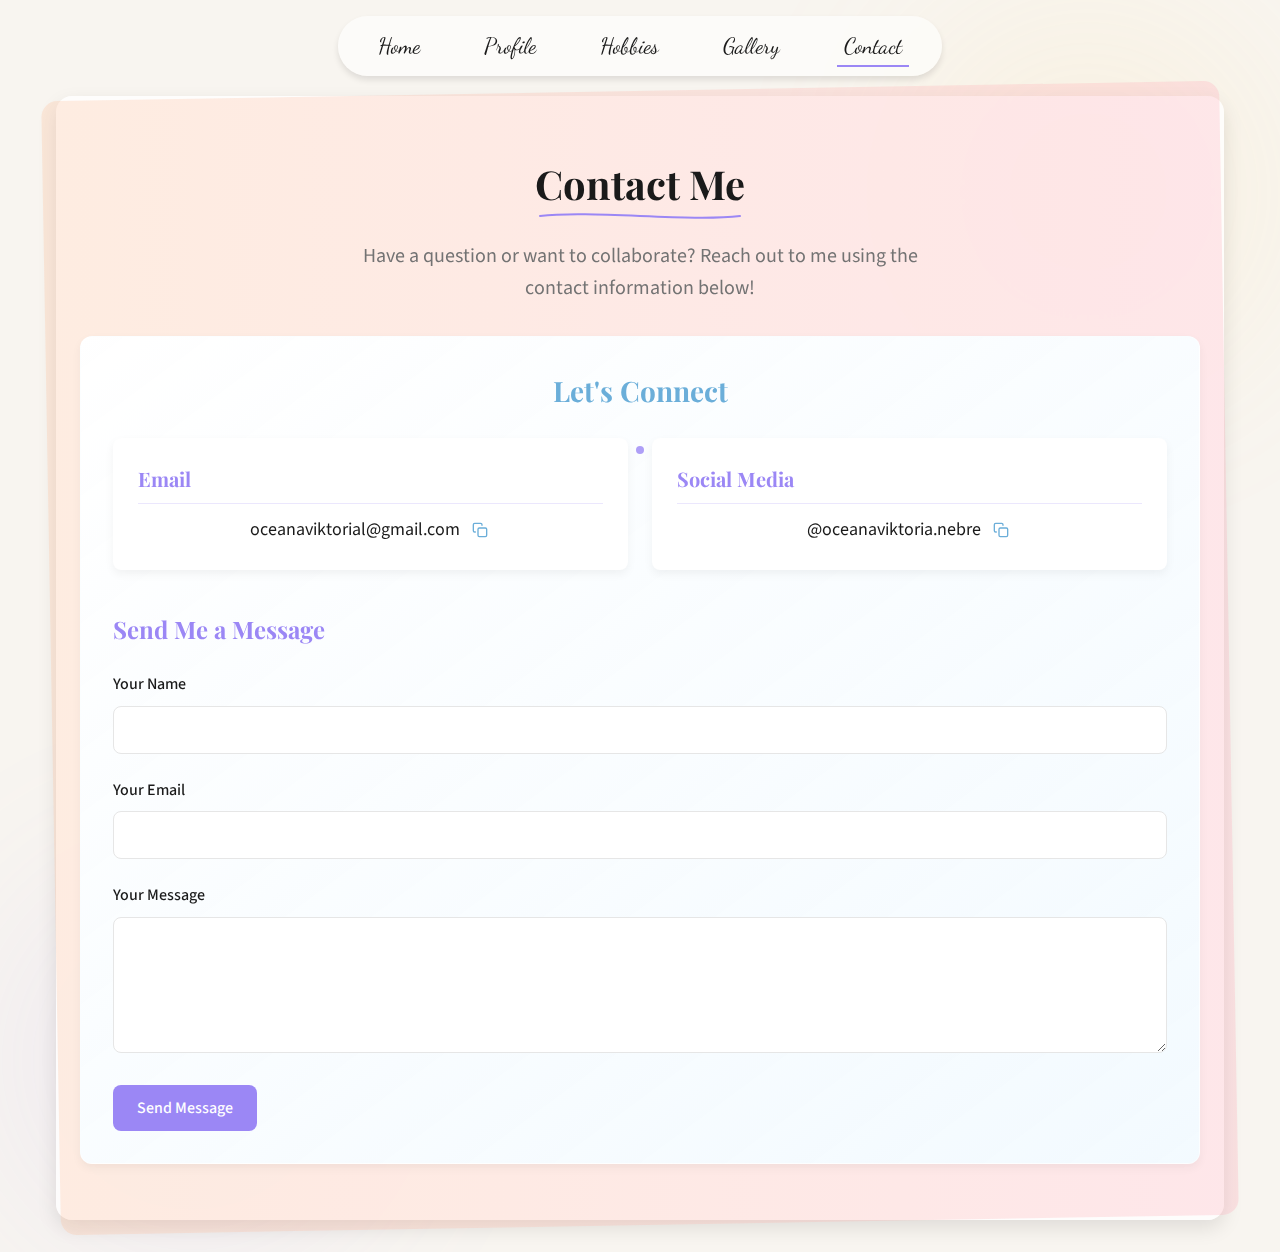
<file: public/contact.html>
<!DOCTYPE html>
<html lang="en">
  <head>
    <meta charset="UTF-8" />
    <meta name="viewport" content="width=device-width, initial-scale=1.0" />
    <title>Oceana Viktoria - Contact</title>
    <meta name="description" content="Contact Oceana Viktoria S. Nebre" />
    <link rel="stylesheet" href="./styles.css" />
    <link rel="preconnect" href="https://fonts.googleapis.com">
    <link rel="preconnect" href="https://fonts.gstatic.com" crossorigin>
    <link href="https://fonts.googleapis.com/css2?family=Dancing+Script:wght@400;700&family=Playfair+Display:ital,wght@0,400;0,700;1,400&family=Source+Sans+3:wght@300;400;600&display=swap" rel="stylesheet">
  </head>
  <body>
    <div class="app-container">
      <!-- Navigation -->
      <nav class="navigation">
        <div class="nav-container">
          <ul class="nav-links">
            <li><a href="./home.html" class="nav-link">Home</a></li>
            <li><a href="./profile.html" class="nav-link">Profile</a></li>
            <li><a href="./hobbies.html" class="nav-link">Hobbies</a></li>
            <li><a href="./gallery.html" class="nav-link">Gallery</a></li>
            <li><a href="./contact.html" class="nav-link active">Contact</a></li>
          </ul>
        </div>
      </nav>

      <!-- Mobile Navigation -->
      <nav class="mobile-navigation">
        <button class="menu-toggle" id="menuToggle">
          <svg xmlns="http://www.w3.org/2000/svg" width="24" height="24" viewBox="0 0 24 24" fill="none" stroke="currentColor" stroke-width="2" stroke-linecap="round" stroke-linejoin="round"><path d="M3 12h18M3 6h18M3 18h18"/></svg>
        </button>
        <div class="mobile-menu" id="mobileMenu">
          <ul class="mobile-nav-links">
            <li><a href="./home.html" class="nav-link">Home</a></li>
            <li><a href="./profile.html" class="nav-link">Profile</a></li>
            <li><a href="./hobbies.html" class="nav-link">Hobbies</a></li>
            <li><a href="./gallery.html" class="nav-link">Gallery</a></li>
            <li><a href="./contact.html" class="nav-link active">Contact</a></li>
          </ul>
        </div>
      </nav>

      <!-- Main Content -->
      <main class="contact-page">
        <div class="background-elements">
          <div class="bg-element bg-yellow"></div>
          <div class="bg-element bg-purple"></div>
          <div class="bg-element bg-pink"></div>
        </div>
        
        <div class="content-container">
          <div class="paint-card">
            <div class="contact-content">
              <h1 class="section-title">
                <span class="brush-stroke brush-stroke-purple">Contact Me</span>
              </h1>
              
              <p class="section-description">
                Have a question or want to collaborate? Reach out to me using the contact information below!
              </p>
              
              <div class="connect-container">
                <h2 class="connect-heading">Let's Connect</h2>
                
                <div class="contact-info-grid">
                  <div class="contact-card email-card">
                    <h3 class="contact-type">Email</h3>
                    <div class="copyable-info">
                      <p class="contact-value" id="emailValue">oceanaviktorial@gmail.com</p>
                      <button class="copy-btn" data-copy="emailValue">
                        <svg xmlns="http://www.w3.org/2000/svg" width="16" height="16" viewBox="0 0 24 24" fill="none" stroke="currentColor" stroke-width="2" stroke-linecap="round" stroke-linejoin="round"><rect x="9" y="9" width="13" height="13" rx="2" ry="2"></rect><path d="M5 15H4a2 2 0 0 1-2-2V4a2 2 0 0 1 2-2h9a2 2 0 0 1 2 2v1"></path></svg>
                      </button>
                    </div>
                  </div>
                  
                  <div class="contact-card social-card">
                    <h3 class="contact-type">Social Media</h3>
                    <div class="copyable-info">
                      <p class="contact-value" id="socialValue">@oceanaviktoria.nebre</p>
                      <button class="copy-btn" data-copy="socialValue">
                        <svg xmlns="http://www.w3.org/2000/svg" width="16" height="16" viewBox="0 0 24 24" fill="none" stroke="currentColor" stroke-width="2" stroke-linecap="round" stroke-linejoin="round"><rect x="9" y="9" width="13" height="13" rx="2" ry="2"></rect><path d="M5 15H4a2 2 0 0 1-2-2V4a2 2 0 0 1 2-2h9a2 2 0 0 1 2 2v1"></path></svg>
                      </button>
                    </div>
                  </div>
                </div>
                
                <div class="message-form">
                  <h3 class="form-heading">Send Me a Message</h3>
                  <form id="contactForm">
                    <div class="form-group">
                      <label for="name">Your Name</label>
                      <input type="text" id="name" name="name" required>
                    </div>
                    
                    <div class="form-group">
                      <label for="email">Your Email</label>
                      <input type="email" id="email" name="email" required>
                    </div>
                    
                    <div class="form-group">
                      <label for="message">Your Message</label>
                      <textarea id="message" name="message" rows="5" required></textarea>
                    </div>
                    
                    <button type="submit" class="submit-btn">Send Message</button>
                  </form>
                </div>
              </div>
            </div>
          </div>
        </div>
      </main>
    </div>

    <div class="toast" id="copyToast">Text copied to clipboard!</div>
    <script src="./scripts.js"></script>
  </body>
</html>
</file>
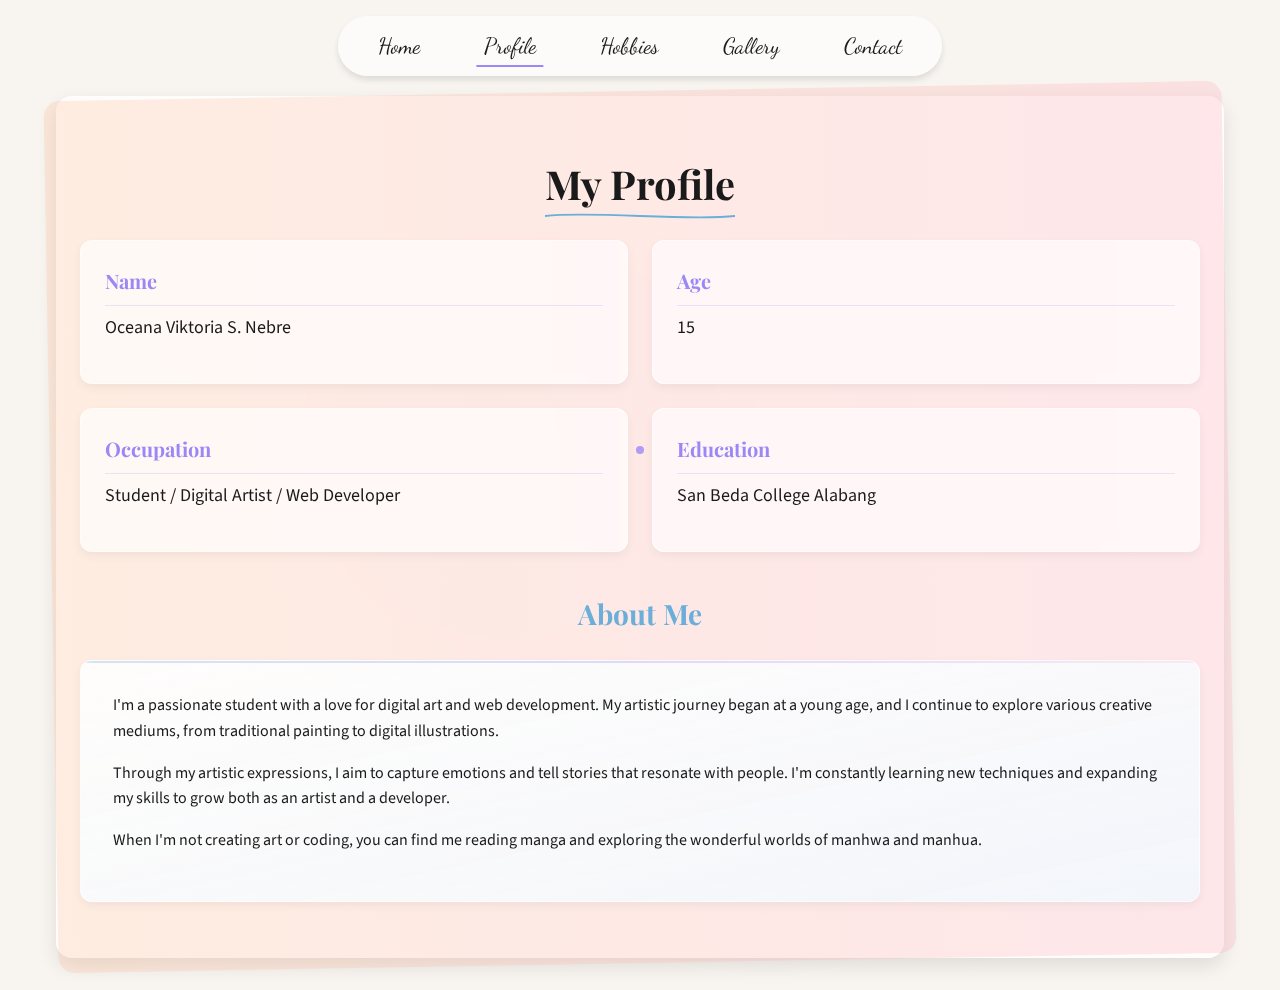
<file: public/profile.html>
<!DOCTYPE html>
<html lang="en">
  <head>
    <meta charset="UTF-8" />
    <meta name="viewport" content="width=device-width, initial-scale=1.0" />
    <title>Oceana Viktoria - Profile</title>
    <meta name="description" content="Profile of Oceana Viktoria S. Nebre" />
    <link rel="stylesheet" href="./styles.css" />
    <link rel="preconnect" href="https://fonts.googleapis.com">
    <link rel="preconnect" href="https://fonts.gstatic.com" crossorigin>
    <link href="https://fonts.googleapis.com/css2?family=Dancing+Script:wght@400;700&family=Playfair+Display:ital,wght@0,400;0,700;1,400&family=Source+Sans+3:wght@300;400;600&display=swap" rel="stylesheet">
  </head>
  <body>
    <div class="app-container">
      <!-- Navigation -->
      <nav class="navigation">
        <div class="nav-container">
          <ul class="nav-links">
            <li><a href="./home.html" class="nav-link">Home</a></li>
            <li><a href="./profile.html" class="nav-link active">Profile</a></li>
            <li><a href="./hobbies.html" class="nav-link">Hobbies</a></li>
            <li><a href="./gallery.html" class="nav-link">Gallery</a></li>
            <li><a href="./contact.html" class="nav-link">Contact</a></li>
          </ul>
        </div>
      </nav>

      <!-- Mobile Navigation -->
      <nav class="mobile-navigation">
        <button class="menu-toggle" id="menuToggle">
          <svg xmlns="http://www.w3.org/2000/svg" width="24" height="24" viewBox="0 0 24 24" fill="none" stroke="currentColor" stroke-width="2" stroke-linecap="round" stroke-linejoin="round"><path d="M3 12h18M3 6h18M3 18h18"/></svg>
        </button>
        <div class="mobile-menu" id="mobileMenu">
          <ul class="mobile-nav-links">
            <li><a href="./home.html" class="nav-link">Home</a></li>
            <li><a href="./profile.html" class="nav-link active">Profile</a></li>
            <li><a href="./hobbies.html" class="nav-link">Hobbies</a></li>
            <li><a href="./gallery.html" class="nav-link">Gallery</a></li>
            <li><a href="./contact.html" class="nav-link">Contact</a></li>
          </ul>
        </div>
      </nav>

      <!-- Main Content -->
      <main class="profile-page">
        <div class="background-elements">
          <div class="bg-element bg-blue"></div>
          <div class="bg-element bg-pink"></div>
        </div>
        
        <div class="content-container">
          <div class="paint-card">
            <div class="profile-content">
              <h1 class="section-title">
                <span class="brush-stroke brush-stroke-blue">My Profile</span>
              </h1>
              
              <div class="profile-info-grid">
                <div class="info-card name-card">
                  <h3 class="info-title">Name</h3>
                  <p class="info-value">Oceana Viktoria S. Nebre</p>
                </div>
                
                <div class="info-card age-card">
                  <h3 class="info-title">Age</h3>
                  <p class="info-value">15</p>
                </div>
                
                <div class="info-card occupation-card">
                  <h3 class="info-title">Occupation</h3>
                  <p class="info-value">Student / Digital Artist / Web Developer</p>
                </div>
                
                <div class="info-card education-card">
                  <h3 class="info-title">Education</h3>
                  <p class="info-value">San Beda College Alabang</p>
                </div>
              </div>
              
              <div class="about-section">
                <h2 class="about-title">About Me</h2>
                <div class="about-content">
                  <p>I'm a passionate student with a love for digital art and web development. My artistic journey began at a young age, and I continue to explore various creative mediums, from traditional painting to digital illustrations.</p>
                  <p>Through my artistic expressions, I aim to capture emotions and tell stories that resonate with people. I'm constantly learning new techniques and expanding my skills to grow both as an artist and a developer.</p>
                  <p>When I'm not creating art or coding, you can find me reading manga and exploring the wonderful worlds of manhwa and manhua.</p>
                </div>
              </div>
            </div>
          </div>
        </div>
      </main>
    </div>

    <script src="./scripts.js"></script>
  </body>
</html>
</file>
<file: public/styles.css>
/* Base Styles */
:root {
  --background: #f8f5f0;
  --foreground: #1a1a1a;
  --card: #ffffff;
  --card-foreground: #1a1a1a;
  --primary: #9B87F5;
  --primary-foreground: #ffffff;
  --secondary: #FFD166;
  --secondary-foreground: #1a1a1a;
  --accent: #6BAED9;
  --accent-foreground: #ffffff;
  --muted: #f1f1f1;
  --muted-foreground: #737373;
  --border: #e6e6e6;
  
  --impression-blue: #6BAED9;
  --impression-yellow: #FFD166;
  --impression-green: #7ECBA1;
  --impression-purple: #9B87F5;
  --impression-pink: #FEC6D6;
  --impression-orange: #FFA07A;
  --impression-cream: #FEF7CD;
  
  --radius: 0.5rem;
  --font-sans: 'Source Sans 3', sans-serif;
  --font-serif: 'Playfair Display', serif;
  --font-script: 'Dancing Script', cursive;
  --font-mono: 'Roboto Mono', monospace;
}

* {
  margin: 0;
  padding: 0;
  box-sizing: border-box;
}

html {
  scroll-behavior: smooth;
}

body {
  font-family: var(--font-sans);
  background-color: var(--background);
  color: var(--foreground);
  line-height: 1.6;
  overflow-x: hidden;
}

h1, h2, h3, h4, h5, h6 {
  font-family: var(--font-serif);
  font-weight: 700;
}

p {
  margin-bottom: 1rem;
  font-family: var(--font-sans);
}

a {
  color: inherit;
  text-decoration: none;
}

img {
  max-width: 100%;
  height: auto;
}

button {
  cursor: pointer;
  font-family: var(--font-sans);
}

.app-container {
  position: relative;
  min-height: 100vh;
}

/* Navigation */
.navigation {
  position: fixed;
  top: 0;
  left: 0;
  width: 100%;
  z-index: 50;
  padding: 1rem;
  display: flex;
  justify-content: center;
  align-items: center;
  transition: all 0.3s ease;
}

.nav-container {
  backdrop-filter: blur(10px);
  background-color: rgba(255, 255, 255, 0.6);
  border-radius: 9999px;
  padding: 0.75rem 1.5rem;
  box-shadow: 0 4px 6px rgba(0, 0, 0, 0.1);
}

.nav-links {
  display: flex;
  list-style: none;
  gap: 2rem;
}

.nav-link {
  position: relative;
  padding: 0.5rem 1rem;
  font-family: var(--font-script);
  font-size: 1.4rem;
  color: var(--foreground);
  transition: color 0.3s ease;
}

.nav-link:hover {
  color: var(--impression-purple);
}

.nav-link::after {
  content: '';
  position: absolute;
  bottom: 0;
  left: 50%;
  width: 0;
  height: 2px;
  background-color: var(--impression-purple);
  transition: all 0.3s ease;
  transform: translateX(-50%);
}

.nav-link:hover::after,
.nav-link.active::after {
  width: 80%;
}

/* Mobile Navigation */
.mobile-navigation {
  position: fixed;
  top: 0;
  left: 0;
  width: 100%;
  z-index: 50;
  padding: 1rem;
  display: none;
}

.menu-toggle {
  backdrop-filter: blur(10px);
  background-color: rgba(255, 255, 255, 0.6);
  border: none;
  border-radius: 9999px;
  padding: 0.5rem;
  box-shadow: 0 2px 4px rgba(0, 0, 0, 0.1);
  display: flex;
  align-items: center;
  justify-content: center;
}

.mobile-menu {
  position: absolute;
  top: 100%;
  left: 50%;
  transform: translateX(-50%);
  margin-top: 0.5rem;
  backdrop-filter: blur(10px);
  background-color: rgba(255, 255, 255, 0.9);
  border-radius: 0.75rem;
  padding: 1rem;
  box-shadow: 0 4px 6px rgba(0, 0, 0, 0.1);
  min-width: 8rem;
  display: none;
  animation: fadeIn 0.3s ease-out;
}

.mobile-menu.visible {
  display: block;
}

.mobile-nav-links {
  display: flex;
  flex-direction: column;
  gap: 0.5rem;
  list-style: none;
}

.mobile-nav-links .nav-link {
  padding: 0.5rem 0.75rem;
  text-align: center;
  display: block;
  border-radius: 0.5rem;
  transition: background-color 0.2s ease;
}

.mobile-nav-links .nav-link:hover {
  background-color: rgba(155, 135, 245, 0.1);
}

.mobile-nav-links .nav-link.active {
  background-color: rgba(155, 135, 245, 0.2);
}

/* Background Elements */
.background-elements {
  position: absolute;
  inset: 0;
  z-index: -10;
  overflow: hidden;
}

.bg-element {
  position: absolute;
  width: 24rem;
  height: 24rem;
  border-radius: 9999px;
  filter: blur(100px);
  opacity: 0.1;
}

.bg-yellow {
  background-color: var(--impression-yellow);
  top: 0;
  right: 0;
}

.bg-purple {
  background-color: var(--impression-purple);
  bottom: 0;
  left: 0;
}

.bg-blue {
  background-color: var(--impression-blue);
  top: 25%;
  left: 25%;
}

.bg-pink {
  background-color: var(--impression-pink);
  top: 50%;
  right: 25%;
}

.bg-green {
  background-color: var(--impression-green);
  bottom: 0;
  left: 33%;
}

/* Content Container */
.content-container {
  max-width: 1200px;
  width: 100%;
  margin: 0 auto;
  padding: 6rem 1rem 2rem;
}

/* Paint Card */
.paint-card {
  position: relative;
  z-index: 1;
  background-color: rgba(255, 255, 255, 0.8);
  border-radius: 1rem;
  padding: 1.5rem;
  backdrop-filter: blur(4px);
  box-shadow: 0 8px 20px rgba(0, 0, 0, 0.1);
}

.paint-card::before {
  content: '';
  position: absolute;
  top: -5px;
  left: -5px;
  right: -5px;
  bottom: -5px;
  z-index: -1;
  border-radius: inherit;
  background-image: linear-gradient(to right, #ffc3a0 0%, #ffafbd 100%);
  opacity: 0.3;
  transform: rotate(-1deg);
}

/* Brush Stroke */
.brush-stroke {
  position: relative;
  display: inline-block;
}

.brush-stroke::after {
  content: '';
  position: absolute;
  bottom: -5px;
  left: 0;
  height: 10px;
  width: 100%;
  background-image: url("data:image/svg+xml,%3Csvg width='200' height='10' viewBox='0 0 200 10' fill='none' xmlns='http://www.w3.org/2000/svg'%3E%3Cpath d='M0 5C50 -1 150 11 200 5' stroke='%23FFD166' stroke-width='2' stroke-linecap='round'/%3E%3C/svg%3E");
  background-repeat: no-repeat;
  background-size: 100% 100%;
}

.brush-stroke-purple::after {
  background-image: url("data:image/svg+xml,%3Csvg width='200' height='10' viewBox='0 0 200 10' fill='none' xmlns='http://www.w3.org/2000/svg'%3E%3Cpath d='M0 5C50 -1 150 11 200 5' stroke='%239B87F5' stroke-width='2' stroke-linecap='round'/%3E%3C/svg%3E");
}

.brush-stroke-blue::after {
  background-image: url("data:image/svg+xml,%3Csvg width='200' height='10' viewBox='0 0 200 10' fill='none' xmlns='http://www.w3.org/2000/svg'%3E%3Cpath d='M0 5C50 -1 150 11 200 5' stroke='%236BAED9' stroke-width='2' stroke-linecap='round'/%3E%3C/svg%3E");
}

.brush-stroke-pink::after {
  background-image: url("data:image/svg+xml,%3Csvg width='200' height='10' viewBox='0 0 200 10' fill='none' xmlns='http://www.w3.org/2000/svg'%3E%3Cpath d='M0 5C50 -1 150 11 200 5' stroke='%23FEC6D6' stroke-width='2' stroke-linecap='round'/%3E%3C/svg%3E");
}

/* Paint Border */
.paint-border {
  position: relative;
  padding: 0.25rem;
}

.paint-border::before {
  content: '';
  position: absolute;
  top: 0;
  left: 0;
  width: 100%;
  height: 100%;
  border-radius: 0.75rem;
  background-image: linear-gradient(to right, var(--impression-yellow), var(--impression-pink), var(--impression-blue));
  z-index: -1;
  transform: rotate(-1deg);
}

/* Home Page */
.home-content {
  display: flex;
  flex-direction: column;
  align-items: center;
  justify-content: center;
  gap: 2rem;
  padding: 2rem 0;
}

.main-title {
  font-size: 3rem;
  font-weight: 700;
  text-align: center;
  line-height: 1.2;
  animation: paintFloat 6s ease-in-out infinite;
}

@keyframes paintFloat {
  0%, 100% { transform: translateY(0) rotate(0deg); }
  50% { transform: translateY(-10px) rotate(2deg); }
}

.subtitle {
  font-size: 1.5rem;
  font-weight: 400;
  text-align: center;
  color: var(--foreground);
  font-family: var(--font-mono);
}

.description {
  font-size: 1.25rem;
  text-align: center;
  max-width: 36rem;
  color: var(--muted-foreground);
}

.profile-image-container {
  position: relative;
  width: 14rem;
  height: 14rem;
  border-radius: 9999px;
  overflow: hidden;
  animation: paintPulse 4s ease-in-out infinite;
}

@keyframes paintPulse {
  0%, 100% { opacity: 1; transform: scale(1); }
  50% { opacity: 0.7; transform: scale(1.05); }
}

.profile-image-wrapper {
  position: relative;
  width: 100%;
  height: 100%;
  border-radius: 9999px;
  overflow: hidden;
  border: 8px solid white;
  box-shadow: 0 8px 16px rgba(0, 0, 0, 0.1);
}

.profile-image-wrapper::before {
  content: '';
  position: absolute;
  inset: 0;
  background-image: linear-gradient(to bottom right, var(--impression-blue), var(--impression-purple), var(--impression-pink));
  opacity: 0.4;
  z-index: 1;
}

.profile-image {
  width: 100%;
  height: 100%;
  object-fit: cover;
  mix-blend-mode: overlay;
}

.about-me-content {
  max-width: 36rem;
  text-align: center;
}

.about-me-content p {
  margin-bottom: 1rem;
  font-size: 1.125rem;
  line-height: 1.6;
  color: #4a4a4a;
}

.navigation-grid {
  display: grid;
  grid-template-columns: repeat(2, 1fr);
  gap: 1rem;
  margin-top: 2rem;
}

.nav-card {
  background-color: white;
  border-radius: 0.75rem;
  padding: 1rem 2rem;
  display: flex;
  justify-content: center;
  align-items: center;
  transition: transform 0.3s ease;
}

.nav-card:hover {
  transform: scale(1.05);
}

.nav-card span {
  font-size: 1.5rem;
  font-weight: 700;
  font-family: var(--font-serif);
}

.profile-card span {
  color: var(--impression-purple);
}

.hobbies-card span {
  color: var(--impression-yellow);
}

.gallery-card span {
  color: var(--impression-blue);
}

.contact-card span {
  color: var(--impression-pink);
}

.interactive-hint {
  margin-top: 2rem;
  text-align: center;
  color: var(--muted-foreground);
  animation: brushRotate 7s ease-in-out infinite;
}

@keyframes brushRotate {
  0% { transform: rotate(0deg); }
  25% { transform: rotate(3deg); }
  50% { transform: rotate(0deg); }
  75% { transform: rotate(-3deg); }
  100% { transform: rotate(0deg); }
}

/* Section Titles */
.section-title {
  font-size: 2.5rem;
  font-weight: 700;
  text-align: center;
  margin-bottom: 1.5rem;
}

.section-description {
  font-size: 1.25rem;
  text-align: center;
  max-width: 36rem;
  margin: 0 auto 2rem;
  color: var(--muted-foreground);
}

/* Profile Page */
.profile-content {
  padding: 2rem 0;
}

.profile-info-grid {
  display: grid;
  grid-template-columns: repeat(2, 1fr);
  gap: 1.5rem;
  margin-bottom: 2.5rem;
}

.info-card {
  background-color: rgba(255, 255, 255, 0.7);
  backdrop-filter: blur(4px);
  border-radius: 0.75rem;
  padding: 1.5rem;
  box-shadow: 0 4px 10px rgba(0, 0, 0, 0.05);
  border: 1px solid rgba(255, 255, 255, 0.5);
  transition: transform 0.3s ease, box-shadow 0.3s ease;
}

.info-card:hover {
  transform: translateY(-3px);
  box-shadow: 0 6px 15px rgba(0, 0, 0, 0.08);
}

.info-title {
  font-size: 1.25rem;
  margin-bottom: 0.5rem;
  color: var(--impression-purple);
  border-bottom: 1px solid rgba(155, 135, 245, 0.2);
  padding-bottom: 0.5rem;
}

.info-value {
  font-size: 1.125rem;
}

.about-section {
  margin-top: 2rem;
}

.about-title {
  font-size: 1.75rem;
  text-align: center;
  margin-bottom: 1.5rem;
  color: var(--impression-blue);
}

.about-content {
  background: linear-gradient(to bottom right, rgba(255, 255, 255, 0.9), rgba(240, 249, 255, 0.8));
  border-radius: 0.75rem;
  padding: 2rem;
  box-shadow: 0 4px 10px rgba(0, 0, 0, 0.05);
  border: 1px solid rgba(255, 255, 255, 0.5);
  position: relative;
  overflow: hidden;
}

.about-content::before {
  content: '';
  position: absolute;
  top: 0;
  left: 0;
  width: 100%;
  height: 2px;
  background: linear-gradient(to right, var(--impression-blue), var(--impression-purple), var(--impression-pink));
  opacity: 0.3;
}

/* Hobbies Page */
.hobbies-content {
  padding: 2rem 0;
}

.filter-buttons {
  display: flex;
  justify-content: center;
  gap: 1rem;
  margin-bottom: 2rem;
  flex-wrap: wrap;
}

.filter-btn {
  padding: 0.5rem 1.5rem;
  border-radius: 9999px;
  font-weight: 500;
  border: none;
  background-color: white;
  transition: all 0.3s ease;
}

.filter-btn:hover {
  background-color: rgba(155, 135, 245, 0.1);
}

.filter-btn.active {
  background-color: var(--impression-purple);
  color: white;
}

.gallery-grid {
  display: grid;
  grid-template-columns: repeat(auto-fill, minmax(300px, 1fr));
  gap: 1.5rem;
}

.gallery-item {
  position: relative;
  overflow: hidden;
  border-radius: 0.75rem;
  cursor: pointer;
  box-shadow: 0 4px 10px rgba(0, 0, 0, 0.1);
  border: 1px solid rgba(255, 255, 255, 0.5);
  transition: all 0.3s ease;
}

.gallery-item:hover {
  transform: translateY(-5px);
  box-shadow: 0 10px 20px rgba(0, 0, 0, 0.1);
}

.gallery-image-container {
  position: relative;
  height: 16rem;
  overflow: hidden;
}

.gallery-image {
  width: 100%;
  height: 100%;
  object-fit: cover;
  transition: transform 0.7s ease;
}

.gallery-item:hover .gallery-image {
  transform: scale(1.1);
}

.gallery-overlay {
  position: absolute;
  top: 0;
  left: 0;
  width: 100%;
  height: 100%;
  display: flex;
  align-items: center;
  justify-content: center;
  background-image: linear-gradient(to top, rgba(155, 135, 245, 0.8), rgba(107, 174, 217, 0.6), transparent);
  opacity: 0;
  transition: opacity 0.3s ease;
}

.gallery-item:hover .gallery-overlay {
  opacity: 1;
}

.gallery-title {
  color: white;
  text-align: center;
  padding: 1rem;
  font-family: var(--font-playfair);
  font-size: 1.5rem;
  transform: translateY(10px);
  transition: transform 0.3s ease;
  text-shadow: 0 2px 4px rgba(0, 0, 0, 0.2);
}

.gallery-item:hover .gallery-title {
  transform: translateY(0);
}

/* Modal */
.modal-container {
  position: fixed;
  top: 0;
  left: 0;
  width: 100%;
  height: 100%;
  background-color: rgba(0, 0, 0, 0.5);
  display: none;
  align-items: center;
  justify-content: center;
  z-index: 100;
  padding: 1rem;
  backdrop-filter: blur(4px);
}

.modal-container.visible {
  display: flex;
  animation: fadeIn 0.3s ease-out;
}

.modal-content {
  background-color: white;
  border-radius: 0.75rem;
  padding: 1.5rem;
  max-width: 36rem;
  width: 100%;
  position: relative;
  box-shadow: 0 10px 25px rgba(0, 0, 0, 0.2);
  animation: scaleIn 0.3s ease-out;
}

.modal-close {
  position: absolute;
  top: 1rem;
  right: 1rem;
  width: 2rem;
  height: 2rem;
  display: flex;
  align-items: center;
  justify-content: center;
  border-radius: 9999px;
  background-color: var(--impression-purple);
  color: white;
  border: none;
  font-size: 1.25rem;
}

.modal-body {
  display: flex;
  flex-direction: column;
  gap: 1.5rem;
}

.modal-image-container {
  width: 100%;
  height: 16rem;
}

.modal-image {
  width: 100%;
  height: 100%;
  object-fit: cover;
  border-radius: 0.5rem;
  box-shadow: 0 4px 10px rgba(0, 0, 0, 0.1);
}

.modal-title {
  font-size: 1.75rem;
  color: var(--impression-purple);
  margin-bottom: 0.75rem;
}

.modal-description {
  margin-bottom: 1.5rem;
}

.modal-extra-info {
  padding: 1rem;
  background-image: linear-gradient(to bottom right, rgba(255, 255, 255, 0.9), rgba(240, 249, 255, 0.8));
  border-radius: 0.5rem;
  box-shadow: 0 4px 10px rgba(0, 0, 0, 0.05);
  border: 1px solid rgba(255, 255, 255, 0.6);
}

.modal-extra-info h4 {
  font-size: 1.25rem;
  color: var(--impression-blue);
  margin-bottom: 0.5rem;
}

.modal-info-grid {
  display: grid;
  grid-template-columns: 1fr;
  gap: 1rem;
}

.modal-info-card {
  padding: 1rem;
  background-image: linear-gradient(to bottom right, rgba(255, 255, 255, 0.9), rgba(240, 249, 255, 0.8));
  border-radius: 0.5rem;
  box-shadow: 0 4px 10px rgba(0, 0, 0, 0.05);
  border: 1px solid rgba(255, 255, 255, 0.6);
}

.modal-info-card h4 {
  font-size: 1.25rem;
  color: var(--impression-blue);
  margin-bottom: 0.5rem;
}

/* Gallery Page */
.gallery-page .gallery-grid {
  grid-template-columns: repeat(auto-fill, minmax(350px, 1fr));
}

/* Contact Page */
.contact-content {
  padding: 2rem 0;
}

.connect-container {
  background-color: white;
  border-radius: 0.75rem;
  padding: 2rem;
  box-shadow: 0 4px 10px rgba(0, 0, 0, 0.05);
  border: 1px solid rgba(255, 255, 255, 0.5);
  background-image: linear-gradient(to bottom right, rgba(255, 255, 255, 0.9), rgba(240, 249, 255, 0.8));
}

.connect-heading {
  font-size: 1.75rem;
  text-align: center;
  margin-bottom: 1.5rem;
  color: var(--impression-blue);
}

.contact-info-grid {
  display: grid;
  grid-template-columns: 1fr 1fr;
  gap: 1.5rem;
  margin-bottom: 2.5rem;
}

.contact-card {
  padding: 1.5rem;
  border-radius: 0.5rem;
  background-color: white;
  box-shadow: 0 4px 10px rgba(0, 0, 0, 0.05);
  border: 1px solid rgba(255, 255, 255, 0.5);
  transition: transform 0.3s ease;
  cursor: pointer;
}

.contact-card:hover {
  transform: translateY(-3px);
}

.contact-type {
  font-size: 1.25rem;
  margin-bottom: 0.75rem;
  color: var(--impression-purple);
  border-bottom: 1px solid rgba(155, 135, 245, 0.2);
  padding-bottom: 0.5rem;
}

.copyable-info {
  display: flex;
  align-items: center;
  gap: 0.5rem;
  flex-wrap: wrap;
  justify-content: center;
}

.contact-value {
  font-size: 1.125rem;
  margin-bottom: 0;
  word-break: break-all;
}

.copy-btn {
  background: none;
  border: none;
  color: var(--impression-blue);
  display: flex;
  align-items: center;
  justify-content: center;
  padding: 0.25rem;
  border-radius: 0.25rem;
  transition: background-color 0.2s ease;
}

.copy-btn:hover {
  background-color: rgba(107, 174, 217, 0.1);
}

.message-form {
  margin-top: 2rem;
}

.form-heading {
  font-size: 1.5rem;
  margin-bottom: 1.5rem;
  color: var(--impression-purple);
}

.form-group {
  margin-bottom: 1.5rem;
}

.form-group label {
  display: block;
  margin-bottom: 0.5rem;
  font-weight: 500;
}

.form-group input,
.form-group textarea {
  width: 100%;
  padding: 0.75rem;
  border: 1px solid var(--border);
  border-radius: 0.5rem;
  font-family: var(--font-sans);
  font-size: 1rem;
  background-color: white;
  transition: border-color 0.2s ease;
}

.form-group input:focus,
.form-group textarea:focus {
  outline: none;
  border-color: var(--impression-blue);
}

.submit-btn {
  background-color: var(--impression-purple);
  color: white;
  padding: 0.75rem 1.5rem;
  border: none;
  border-radius: 0.5rem;
  font-size: 1rem;
  font-weight: 500;
  transition: background-color 0.2s ease;
}

.submit-btn:hover {
  background-color: #8a76e6;
}

/* Toast */
.toast {
  position: fixed;
  bottom: 2rem;
  left: 50%;
  transform: translateX(-50%) translateY(100px);
  background-color: #333;
  color: white;
  padding: 0.75rem 1.5rem;
  border-radius: 0.5rem;
  z-index: 1000;
  opacity: 0;
  transition: all 0.3s ease;
}

.toast.visible {
  transform: translateX(-50%) translateY(0);
  opacity: 1;
}

/* Cursor Trail */
.cursor-dot {
  pointer-events: none;
  position: fixed;
  top: 50%;
  left: 50%;
  transform: translate(-50%, -50%);
  z-index: 9999;
  width: 8px;
  height: 8px;
  opacity: 0;
  border-radius: 50%;
  background: rgba(155, 135, 245, 0.8);
  transition: opacity 0.2s ease;
}

.cursor-trail {
  pointer-events: none;
  position: absolute;
  width: 15px;
  height: 15px;
  border-radius: 50%;
  animation: trailFade 1s ease-out forwards;
  z-index: 9998;
}

@keyframes trailFade {
  0% {
    opacity: 0.8;
    transform: scale(1);
  }
  100% {
    opacity: 0;
    transform: scale(0.5);
  }
}

/* Page animations */
@keyframes fadeIn {
  0% { opacity: 0; }
  100% { opacity: 1; }
}

@keyframes scaleIn {
  0% { transform: scale(0.9); opacity: 0; }
  100% { transform: scale(1); opacity: 1; }
}

.animate-fade-in {
  animation: fadeIn 0.5s ease-out;
}

@keyframes float-slow {
  0%, 100% { transform: translateY(0); }
  50% { transform: translateY(-15px); }
}

@keyframes float-reverse {
  0%, 100% { transform: translateY(0); }
  50% { transform: translateY(15px); }
}

@keyframes pulse-slow {
  0%, 100% { opacity: 0.1; }
  50% { opacity: 0.2; }
}

.animate-float-slow {
  animation: float-slow 15s ease-in-out infinite;
}

.animate-float-reverse {
  animation: float-reverse 18s ease-in-out infinite;
}

.animate-pulse-slow {
  animation: pulse-slow 10s ease-in-out infinite;
}

/* Media Queries */
@media (max-width: 1024px) {
  .section-title {
    font-size: 2.25rem;
  }
  
  .main-title {
    font-size: 2.5rem;
  }
  
  .profile-info-grid {
    grid-template-columns: 1fr;
  }
  
  .contact-info-grid {
    grid-template-columns: 1fr;
  }
}

@media (max-width: 768px) {
  .navigation {
    display: none;
  }
  
  .mobile-navigation {
    display: block;
  }
  
  .section-title {
    font-size: 2rem;
  }
  
  .main-title {
    font-size: 2.25rem;
  }
  
  .navigation-grid {
    grid-template-columns: 1fr;
  }
  
  .profile-image-container {
    width: 12rem;
    height: 12rem;
  }
  
  .modal-body {
    flex-direction: column;
  }
  
  .gallery-grid {
    grid-template-columns: repeat(auto-fill, minmax(250px, 1fr));
  }
  
  .info-card {
    padding: 1rem;
  }
}

@media (max-width: 480px) {
  .section-title {
    font-size: 1.75rem;
  }
  
  .section-description {
    font-size: 1rem;
  }
  
  .profile-image-container {
    width: 10rem;
    height: 10rem;
  }
  
  .content-container {
    padding: 5rem 0.75rem 1.5rem;
  }
  
  .paint-card {
    padding: 1rem;
  }
  
  .contact-info-grid {
    grid-template-columns: 1fr;
  }
  
  .copyable-info {
    flex-direction: column;
    align-items: center;
  }
}
</file>
